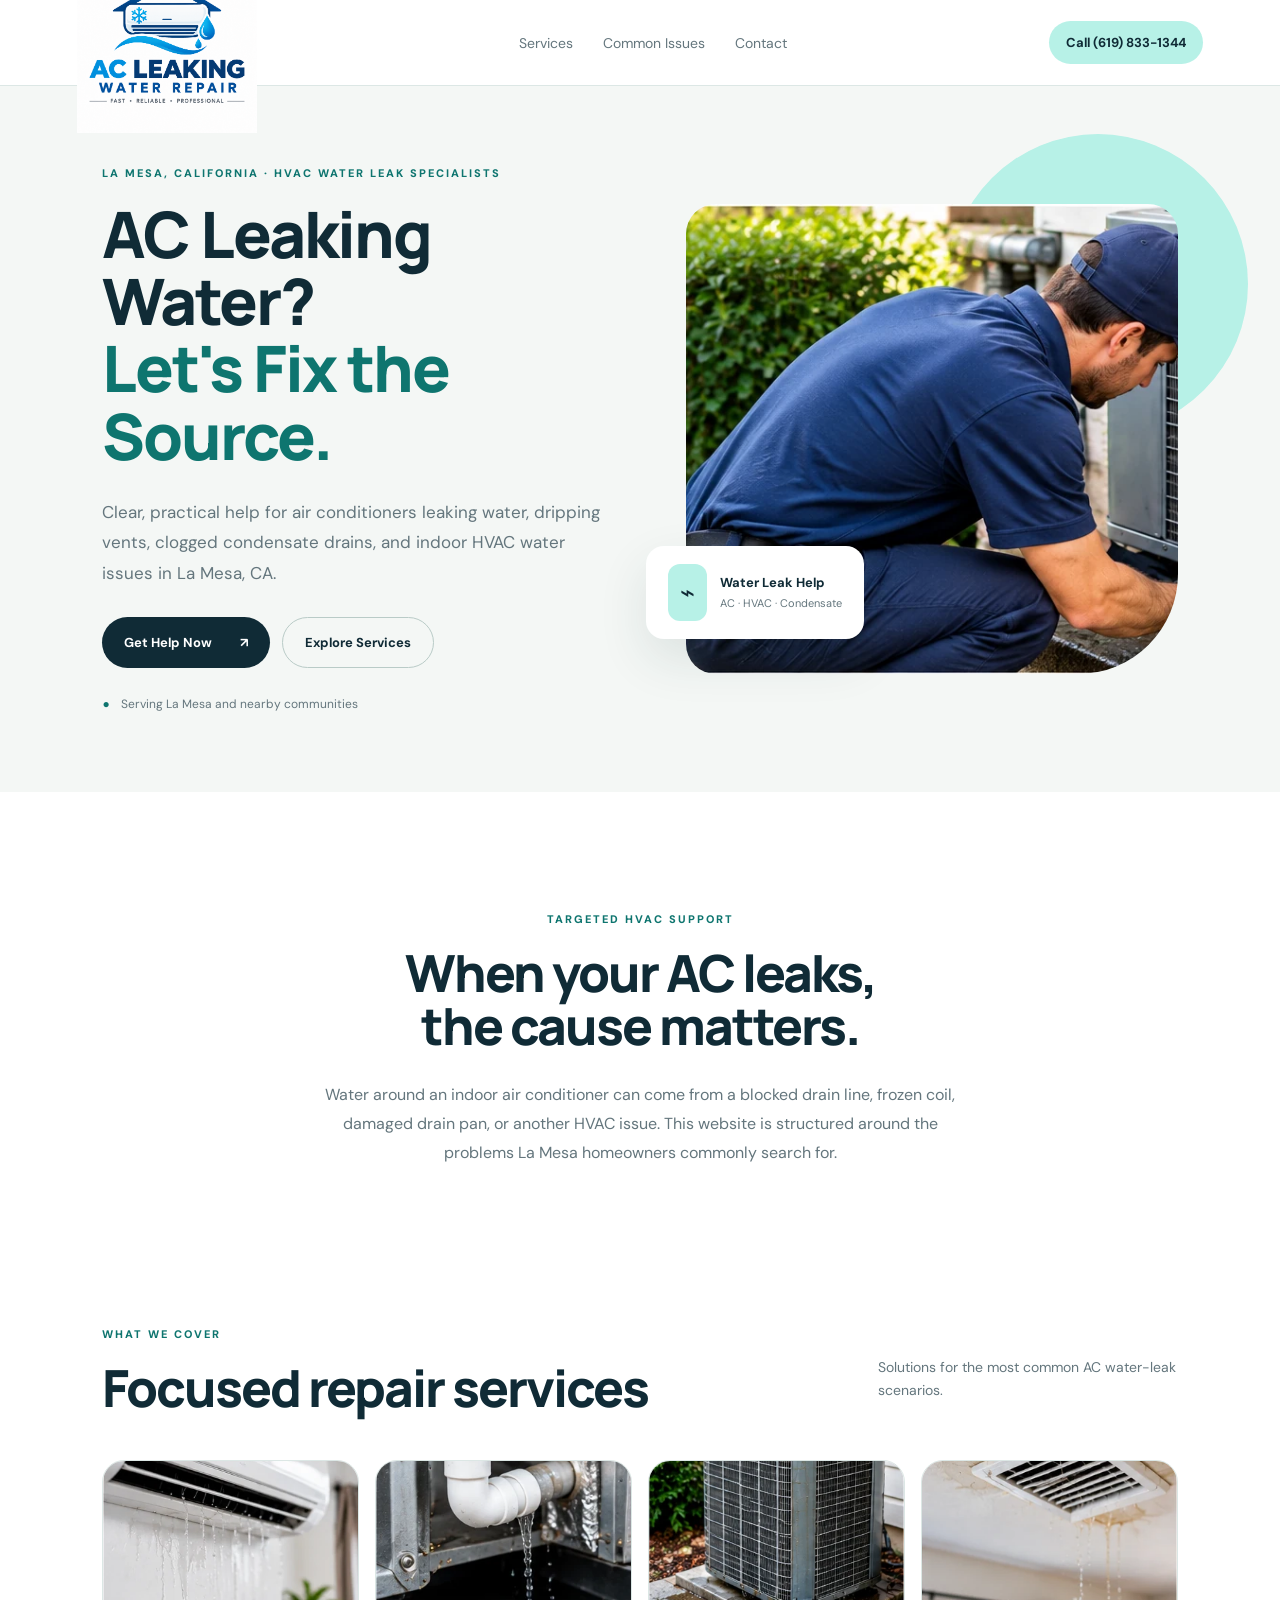
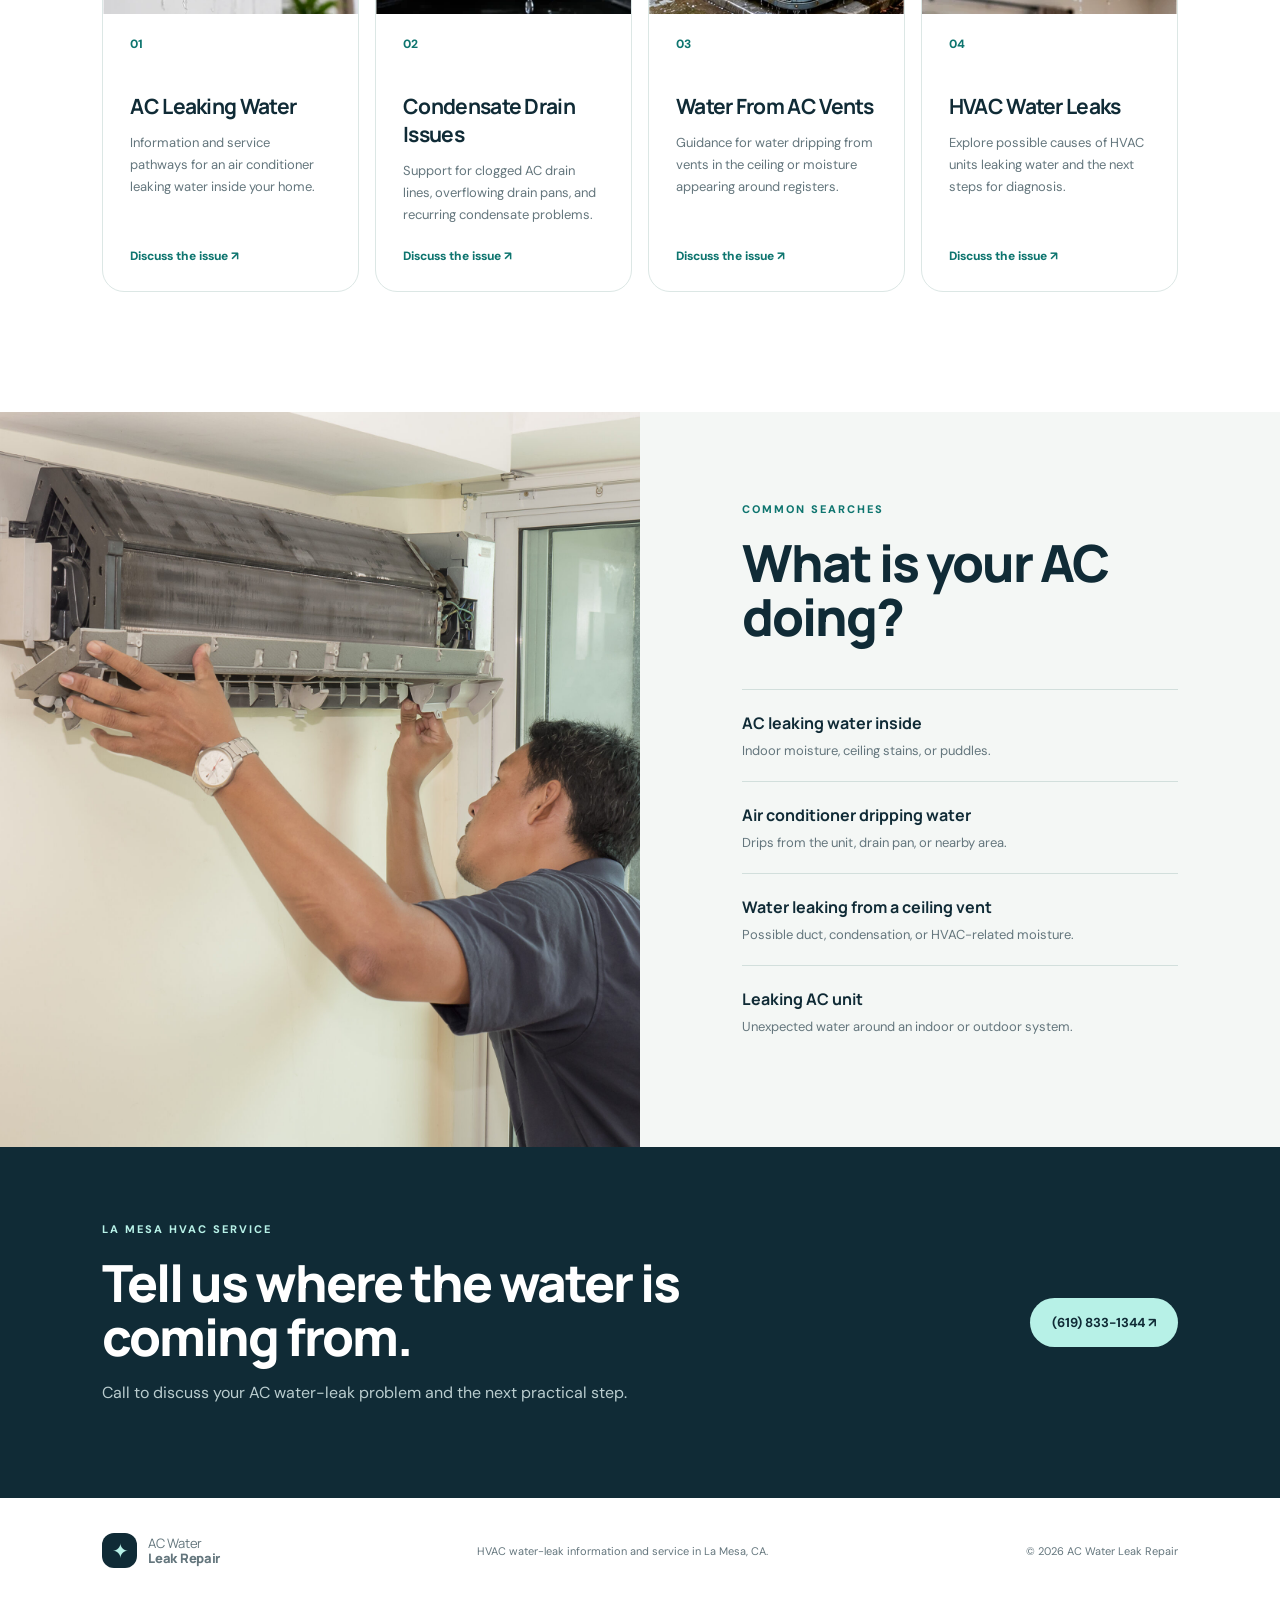
<file: index.html>
<!doctype html>
<html lang="en">
<head>
  <meta charset="utf-8">
  <meta name="viewport" content="width=device-width, initial-scale=1">

  <title>AC Water Leak Repair in La Mesa, CA | AC Water Leak Repair</title>

  <meta name="description" content="Need AC Water Leak Repair in La Mesa, CA? Learn about air conditioner leaks, condensate drain issues, dripping vents, and HVAC water leak solutions. Call (619) 833-1344">

  <meta name="robots" content="index,follow">

  <link rel="canonical" href="https://acwaterleakrepairlamesa.cyou/">

  <link rel="stylesheet" href="styles.css">

  <meta property="og:type" content="website">
  <meta property="og:site_name" content="AC Water Leak Repair">
  <meta property="og:title" content="AC Water Leak Repair in La Mesa, CA">
  <meta property="og:description" content="AC water leak repair information and service for leaking AC units, condensate drains, dripping vents, and HVAC water leaks in La Mesa, CA.">
  <meta property="og:url" content="https://acwaterleakrepairlamesa.cyou/">
  <meta property="og:image" content="https://acwaterleakrepairlamesa.cyou/logo.png">

  <script type="application/ld+json">
  {
    "@context": "https://schema.org",
    "@graph": [
      {
        "@type": "WebSite",
        "@id": "https://acwaterleakrepairlamesa.cyou/#website",
        "name": "AC Water Leak Repair",
        "url": "https://acwaterleakrepairlamesa.cyou/"
      },
      {
        "@type": "HVACBusiness",
        "@id": "https://acwaterleakrepairlamesa.cyou/#business",
        "name": "AC Water Leak Repair",
        "url": "https://acwaterleakrepairlamesa.cyou/",
        "telephone": "+16198331344",
        "areaServed": {
          "@type": "City",
          "name": "La Mesa"
        }
      }
    ]
  }
  </script>
</head>

<body>

  <header class="site-header">

    <a class="brand" href="#top">
      <img src="logo.png" alt="AC Water Leak Repair Logo">
    </a>

    <nav>
      <a href="#services">Services</a>
      <a href="#problems">Common Issues</a>
      <a href="#contact">Contact</a>
    </nav>

    <a class="header-phone" href="tel:+16198331344">
      Call (619) 833-1344
    </a>

  </header>

  <main id="top">

    <!-- HERO -->
    <section class="hero">

      <div class="hero-copy">

        <p class="eyebrow">
          LA MESA, CALIFORNIA · HVAC WATER LEAK SPECIALISTS
        </p>

        <h1>
          AC Leaking Water?<br>
          <em>Let's Fix the Source.</em>
        </h1>

        <p class="hero-text">
          Clear, practical help for air conditioners leaking water, dripping vents,
          clogged condensate drains, and indoor HVAC water issues in La Mesa, CA.
        </p>

        <div class="hero-actions">
          <a class="button primary" href="tel:+16198331344">
            Get Help Now <span>↗</span>
          </a>

          <a class="button ghost" href="#services">
            Explore Services
          </a>
        </div>

        <div class="hero-note">
          <span>●</span>
          Serving La Mesa and nearby communities
        </div>

      </div>

      <div class="hero-visual">

        <div class="glow"></div>

        <div class="image-card">
          <img
            src="/images/hero-ac-water-leak-technician.webp"
            alt="HVAC technician repairing an AC water leak in La Mesa, CA"
            width="1200"
            height="800"
            fetchpriority="high"
          >
        </div>

        <div class="floating-card">
          <span class="mini-icon">⌁</span>

          <div>
            <strong>Water Leak Help</strong>
            <small>AC · HVAC · Condensate</small>
          </div>

        </div>

      </div>

    </section>


    <!-- INTRO -->
    <section class="intro">

      <p class="eyebrow">
        TARGETED HVAC SUPPORT
      </p>

      <h2>
        When your AC leaks,<br>
        the cause matters.
      </h2>

      <p>
        Water around an indoor air conditioner can come from a blocked drain line,
        frozen coil, damaged drain pan, or another HVAC issue. This website is
        structured around the problems La Mesa homeowners commonly search for.
      </p>

    </section>


    <!-- SERVICES -->
    <section id="services" class="section">

      <div class="section-heading">

        <div>
          <p class="eyebrow">WHAT WE COVER</p>
          <h2>Focused repair services</h2>
        </div>

        <p>
          Solutions for the most common AC water-leak scenarios.
        </p>

      </div>


      <div class="service-grid">


        <!-- SERVICE 01 -->
        <article class="service">

          <img
            src="/images/ac-leaking-water.webp"
            alt="Air conditioner leaking water inside a home"
            width="800"
            height="600"
            loading="lazy"
          >

          <span class="service-number">01</span>

          <h3>
            AC Leaking Water
          </h3>

          <p>
            Information and service pathways for an air conditioner leaking
            water inside your home.
          </p>

          <a href="#contact">
            Discuss the issue ↗
          </a>

        </article>


        <!-- SERVICE 02 -->
        <article class="service">

          <img
            src="/images/condensate-drain.webp"
            alt="AC condensate drain with water leak"
            width="800"
            height="600"
            loading="lazy"
          >

          <span class="service-number">02</span>

          <h3>
            Condensate Drain Issues
          </h3>

          <p>
            Support for clogged AC drain lines, overflowing drain pans,
            and recurring condensate problems.
          </p>

          <a href="#contact">
            Discuss the issue ↗
          </a>

        </article>


        <!-- SERVICE 03 -->
        <article class="service">

          <img
            src="/images/hvac-water-leak.webp"
            alt="HVAC system experiencing a water leak"
            width="800"
            height="600"
            loading="lazy"
          >

          <span class="service-number">03</span>

          <h3>
            Water From AC Vents
          </h3>

          <p>
            Guidance for water dripping from vents in the ceiling or
            moisture appearing around registers.
          </p>

          <a href="#contact">
            Discuss the issue ↗
          </a>

        </article>


        <!-- SERVICE 04 -->
        <article class="service">

          <img
            src="/images/ceiling-vent-water-leak.webp"
            alt="Water leaking from a ceiling air conditioner vent"
            width="800"
            height="600"
            loading="lazy"
          >

          <span class="service-number">04</span>

          <h3>
            HVAC Water Leaks
          </h3>

          <p>
            Explore possible causes of HVAC units leaking water and
            the next steps for diagnosis.
          </p>

          <a href="#contact">
            Discuss the issue ↗
          </a>

        </article>


      </div>

    </section>


    <!-- COMMON PROBLEMS -->
    <section id="problems" class="problem-section">

      <div class="problem-image">

        <img
          src="ac-leak.jpeg"
          alt="AC water leak repair in La Mesa, CA"
        >

      </div>


      <div class="problem-copy">

        <p class="eyebrow">
          COMMON SEARCHES
        </p>

        <h2>
          What is your AC doing?
        </h2>


        <div class="problem-list">

          <div>
            <b>AC leaking water inside</b>
            <span>
              Indoor moisture, ceiling stains, or puddles.
            </span>
          </div>

          <div>
            <b>Air conditioner dripping water</b>
            <span>
              Drips from the unit, drain pan, or nearby area.
            </span>
          </div>

          <div>
            <b>Water leaking from a ceiling vent</b>
            <span>
              Possible duct, condensation, or HVAC-related moisture.
            </span>
          </div>

          <div>
            <b>Leaking AC unit</b>
            <span>
              Unexpected water around an indoor or outdoor system.
            </span>
          </div>

        </div>

      </div>

    </section>


    <!-- CONTACT CTA -->
    <section class="cta-strip" id="contact">

      <div>

        <p class="eyebrow">
          LA MESA HVAC SERVICE
        </p>

        <h2>
          Tell us where the water is coming from.
        </h2>

        <p>
          Call to discuss your AC water-leak problem and the next practical step.
        </p>

      </div>

      <a class="button light" href="tel:+16198331344">
        (619) 833-1344 ↗
      </a>

    </section>

  </main>


  <!-- FOOTER -->
  <footer>

    <div class="brand">
      <span class="brand-mark">✦</span>

      <span>
        AC Water<br>
        <b>Leak Repair</b>
      </span>
    </div>

    <p>
      HVAC water-leak information and service in La Mesa, CA.
    </p>

    <p>
      © 2026 AC Water Leak Repair
    </p>

  </footer>


  <script src="script.js"></script>

</body>
</html>
</file>
<file: styles.css>
@import url('https://fonts.googleapis.com/css2?family=DM+Sans:wght@400;500;600;700&family=Manrope:wght@500;600;700;800&display=swap');
:root{--ink:#102b36;--muted:#64767d;--aqua:#b7f1e7;--teal:#0e756f;--cream:#f4f7f5;--line:#dce7e5}
*{box-sizing:border-box}html{scroll-behavior:smooth}body{margin:0;color:var(--ink);font-family:"DM Sans",sans-serif;background:#fff}a{text-decoration:none;color:inherit}.site-header{height:86px;display:flex;align-items:center;justify-content:space-between;padding:0 6vw;border-bottom:1px solid var(--line);gap:24px}.brand{display:flex;align-items:center;gap:11px;font-family:Manrope;font-size:13px;line-height:1.15;letter-spacing:-.3px}.brand b{font-weight:800}.brand-mark{display:grid;place-items:center;width:35px;height:35px;border-radius:12px;background:var(--ink);color:var(--aqua);font-size:20px}nav{display:flex;gap:30px;color:var(--muted);font-size:14px}nav a:hover{color:var(--teal)}.header-phone{font-size:13px;font-weight:700;background:var(--aqua);padding:13px 17px;border-radius:30px}.hero{background:var(--cream);min-height:650px;padding:80px 8vw;display:grid;grid-template-columns:1.03fr 1fr;align-items:center;gap:6vw;overflow:hidden}.eyebrow{font-size:11px;letter-spacing:2px;font-weight:800;color:var(--teal);margin:0 0 20px}.hero h1,h2{font-family:Manrope;font-weight:800;letter-spacing:-2px;line-height:1.05;margin:0}.hero h1{font-size:clamp(42px,5vw,76px)}em{font-style:normal;color:var(--teal)}.hero-text{max-width:510px;color:var(--muted);font-size:17px;line-height:1.8;margin:28px 0}.hero-actions{display:flex;gap:12px;flex-wrap:wrap}.button{display:inline-flex;align-items:center;gap:28px;border-radius:30px;padding:16px 22px;font-weight:700;font-size:13px}.primary{background:var(--ink);color:white}.ghost{border:1px solid #b9cbc7}.hero-note{margin-top:28px;font-size:12px;color:var(--muted)}.hero-note span{color:var(--teal);margin-right:8px}.hero-visual{position:relative}.image-card{height:470px;border-radius:30px 30px 100px 30px;overflow:hidden;position:relative;z-index:1}.image-card img{width:100%;height:100%;object-fit:cover}.glow{position:absolute;width:300px;height:300px;background:var(--aqua);border-radius:50%;right:-70px;top:-70px}.floating-card{position:absolute;z-index:2;left:-40px;bottom:35px;background:#fff;border-radius:18px;padding:18px 22px;display:flex;gap:13px;align-items:center;box-shadow:0 20px 50px #183d3d1c}.mini-icon{background:var(--aqua);border-radius:12px;padding:12px;font-size:25px}.floating-card strong,.floating-card small{display:block}.floating-card strong{font-size:13px}.floating-card small{color:var(--muted);font-size:11px;margin-top:5px}.intro{padding:120px 18vw 90px;text-align:center}.intro h2,.section h2,.problem-copy h2,.cta-strip h2{font-size:clamp(35px,4vw,57px)}.intro p:last-child{max-width:650px;margin:28px auto 0;color:var(--muted);line-height:1.8}.section{padding:70px 8vw 120px}.section-heading{display:flex;justify-content:space-between;align-items:end;gap:30px;margin-bottom:45px}.section-heading>p{max-width:300px;color:var(--muted);line-height:1.6;font-size:14px}.service-grid{display:grid;grid-template-columns:repeat(4,1fr);gap:16px}.service{border:1px solid var(--line);border-radius:22px;padding:27px;min-height:285px;display:flex;flex-direction:column;transition:.2s}.service:hover{transform:translateY(-5px);box-shadow:0 15px 35px #102b3610}.service-number{color:var(--teal);font-size:12px;font-weight:800}.service h3{font-family:Manrope;font-size:21px;letter-spacing:-.7px;margin:40px 0 12px}.service p{font-size:13px;line-height:1.7;color:var(--muted);margin:0 0 22px}.service a{font-size:12px;font-weight:800;color:var(--teal);margin-top:auto}.problem-section{display:grid;grid-template-columns:1fr 1fr;background:var(--cream);align-items:stretch}.problem-image{min-height:600px}.problem-image img{width:100%;height:100%;object-fit:cover}.problem-copy{padding:90px 8vw}.problem-list{margin-top:45px}.problem-list>div{padding:22px 0;border-top:1px solid #d2dfdc}.problem-list b,.problem-list span{display:block}.problem-list b{font-family:Manrope;font-size:16px}.problem-list span{font-size:13px;color:var(--muted);margin-top:8px}.cta-strip{padding:75px 8vw;background:var(--ink);color:white;display:flex;align-items:center;justify-content:space-between;gap:35px}.cta-strip .eyebrow{color:var(--aqua)}.cta-strip h2{max-width:650px}.cta-strip p:last-child{color:#b9ccce;line-height:1.7}.light{background:var(--aqua);color:var(--ink);white-space:nowrap}footer{display:flex;align-items:center;justify-content:space-between;padding:35px 8vw;gap:20px;font-size:11px;color:var(--muted)}@media(max-width:900px){nav{display:none}.hero{grid-template-columns:1fr;padding:60px 7vw}.hero-visual{margin-top:25px}.service-grid{grid-template-columns:repeat(2,1fr)}.intro{padding:80px 8vw}.section-heading{display:block}.section-heading>p{margin-top:20px}.problem-section{grid-template-columns:1fr}.problem-image{min-height:350px}.cta-strip{display:block}.cta-strip .button{margin-top:25px}footer{flex-wrap:wrap}}@media(max-width:560px){.site-header{padding:0 5vw}.header-phone{font-size:11px;padding:11px}.hero h1{font-size:43px}.image-card{height:360px;border-radius:24px}.floating-card{left:12px;bottom:20px}.service-grid{grid-template-columns:1fr}.section{padding:50px 6vw 80px}.problem-copy{padding:65px 7vw}footer{padding:30px 6vw;display:block}footer p{margin-top:18px}}
.brand img {
  width: 180px;
  height: auto;
  display: block;
  object-fit: contain;
}
/* Service card images */
.service {
  overflow: hidden;
  padding-top: 0;
}

.service > img {
  width: calc(100% + 54px);
  height: 180px;
  object-fit: cover;
  margin: -27px -27px 22px;
  display: block;
  border-radius: 22px 22px 0 0;
}

.service .service-number,
.service h3,
.service p,
.service a {
  margin-left: 0;
  margin-right: 0;
}

@media (max-width: 560px) {
  .service > img {
    height: 210px;
  }
}
</file>
